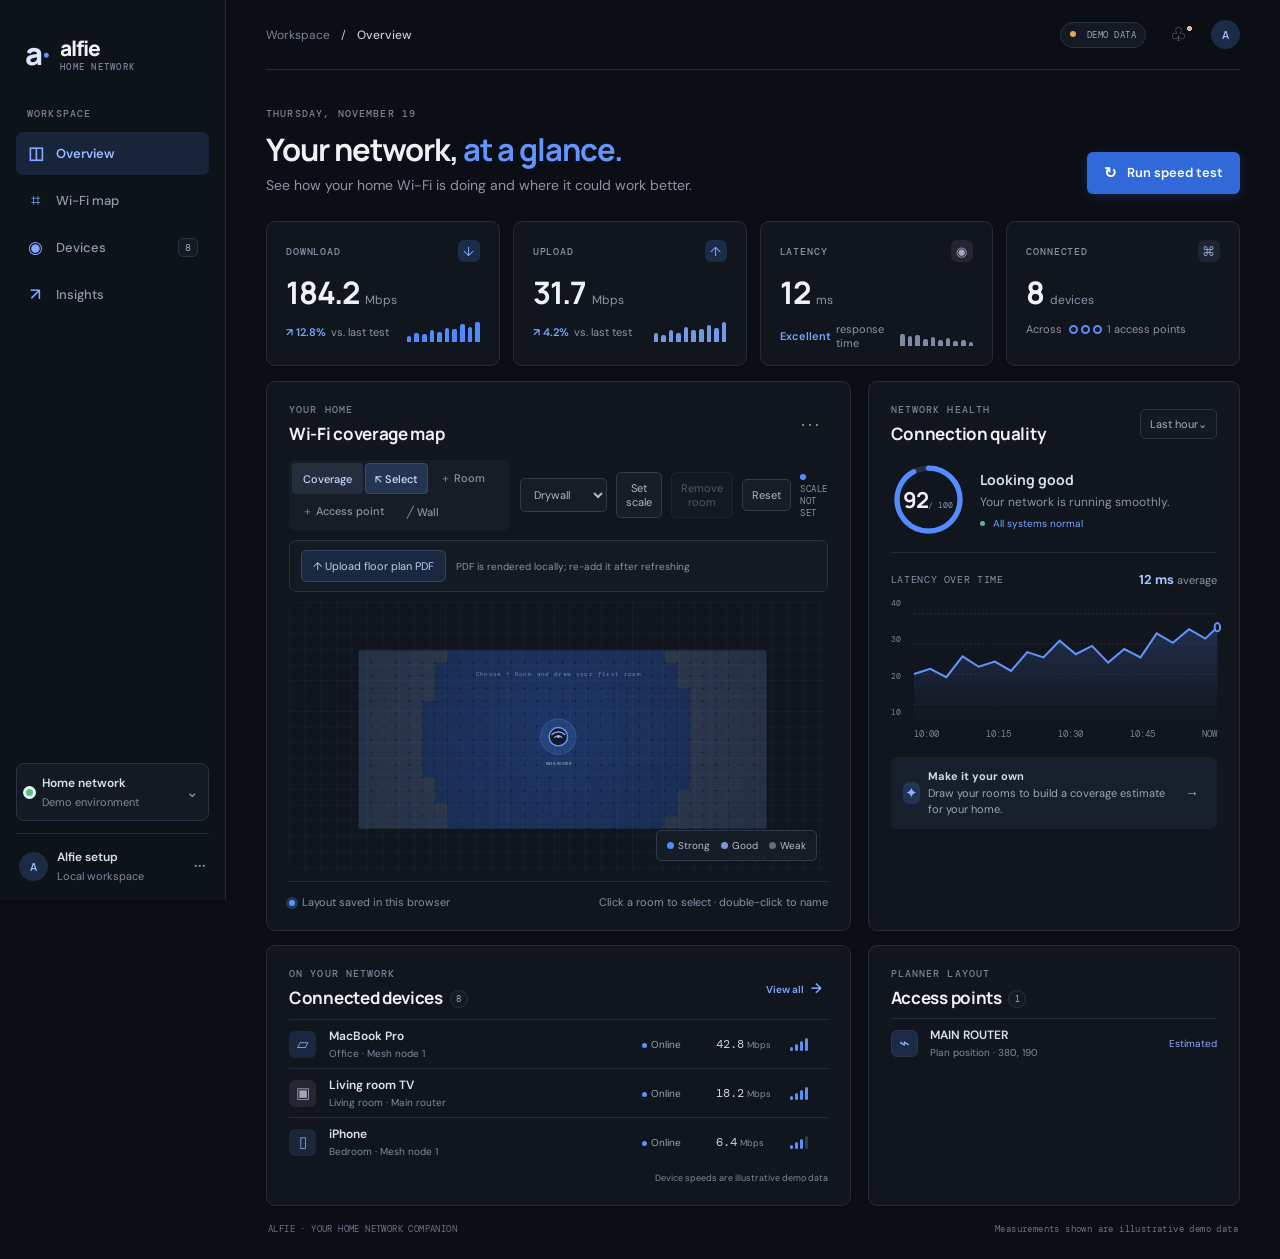
<file: frontend/index.html>
<!doctype html>
<html lang="en">
<head>
  <meta charset="utf-8">
  <meta name="viewport" content="width=device-width, initial-scale=1">
  <meta name="theme-color" content="#101a19">
  <title>Alfie — Home network</title>
  <link rel="preconnect" href="https://fonts.googleapis.com">
  <link rel="preconnect" href="https://fonts.gstatic.com" crossorigin>
  <link href="https://fonts.googleapis.com/css2?family=DM+Mono:wght@400;500&family=DM+Sans:wght@400;500;600;700&family=Manrope:wght@400;500;600;700;800&display=swap" rel="stylesheet">
  <link rel="stylesheet" href="src/styles.css">
  <link rel="stylesheet" href="src/theme.css">
  <link rel="stylesheet" href="src/planner.css">
  <link rel="stylesheet" href="src/readability.css">
</head>
<body>
  <div class="app-shell">
    <aside class="sidebar">
      <a class="brand" href="#"><span class="brand-mark">a<span>·</span></span><span>alfie<span class="brand-caption">HOME NETWORK</span></span></a>
      <div class="side-label">WORKSPACE</div>
      <nav class="nav-list" aria-label="Main navigation">
        <a class="nav-item active" href="#overview"><span class="nav-icon">◫</span>Overview</a>
        <a class="nav-item" href="#map"><span class="nav-icon">⌗</span>Wi-Fi map</a>
        <a class="nav-item" href="#devices"><span class="nav-icon">◉</span>Devices <span class="nav-count">8</span></a>
        <a class="nav-item" href="#insights"><span class="nav-icon">↗</span>Insights</a>
      </nav>
      <div class="sidebar-bottom">
        <div class="connection-card"><span class="connection-dot"></span><div><strong>Home network</strong><small>Demo environment</small></div><span class="chevron">⌄</span></div>
        <div class="profile"><div class="avatar">A</div><div><strong>Alfie setup</strong><small>Local workspace</small></div><span class="more">···</span></div>
      </div>
    </aside>

    <main class="main-content" id="overview">
      <header class="topbar">
        <div class="breadcrumb">Workspace <span>/</span> <strong>Overview</strong></div>
        <div class="top-actions"><span class="demo-pill"><i></i> DEMO DATA</span><button class="icon-button" aria-label="Notifications">♧<b></b></button><div class="avatar small">A</div></div>
      </header>
      <section class="page-heading">
        <div><div class="eyebrow">THURSDAY, NOVEMBER 19</div><h1>Your network, <em>at a glance.</em></h1><p>See how your home Wi-Fi is doing and where it could work better.</p></div>
        <button class="button button-dark" id="run-test"><span>↻</span> Run speed test</button>
      </section>

      <section class="metrics-grid" aria-label="Network measurements">
        <article class="metric-card"><div class="metric-top"><span>DOWNLOAD</span><span class="metric-symbol down">↓</span></div><div class="metric-value"><strong id="download-value">184.2</strong><span>Mbps</span></div><div class="metric-foot"><span class="positive">↗ 12.8%</span><span>vs. last test</span><div class="sparkline teal"><i style="height:32%"></i><i style="height:44%"></i><i style="height:39%"></i><i style="height:61%"></i><i style="height:49%"></i><i style="height:72%"></i><i style="height:65%"></i><i style="height:88%"></i><i style="height:77%"></i><i style="height:100%"></i></div></div></article>
        <article class="metric-card"><div class="metric-top"><span>UPLOAD</span><span class="metric-symbol up">↑</span></div><div class="metric-value"><strong id="upload-value">31.7</strong><span>Mbps</span></div><div class="metric-foot"><span class="positive">↗ 4.2%</span><span>vs. last test</span><div class="sparkline blue"><i style="height:44%"></i><i style="height:33%"></i><i style="height:60%"></i><i style="height:46%"></i><i style="height:75%"></i><i style="height:58%"></i><i style="height:67%"></i><i style="height:83%"></i><i style="height:72%"></i><i style="height:100%"></i></div></div></article>
        <article class="metric-card"><div class="metric-top"><span>LATENCY</span><span class="metric-symbol ping">◉</span></div><div class="metric-value"><strong id="latency-value">12</strong><span>ms</span></div><div class="metric-foot"><span class="positive">Excellent</span><span>response time</span><div class="sparkline orange"><i style="height:60%"></i><i style="height:49%"></i><i style="height:56%"></i><i style="height:35%"></i><i style="height:44%"></i><i style="height:30%"></i><i style="height:38%"></i><i style="height:25%"></i><i style="height:29%"></i><i style="height:18%"></i></div></div></article>
        <article class="metric-card"><div class="metric-top"><span>CONNECTED</span><span class="metric-symbol devices">⌘</span></div><div class="metric-value"><strong>8</strong><span>devices</span></div><div class="metric-foot"><span>Across</span><span class="ap-mini"><i></i><i></i><i></i></span><span id="metric-ap-count">3 access points</span></div></article>
      </section>

      <section class="content-grid">
        <article class="panel map-panel" id="map">
          <div class="panel-heading"><div><div class="panel-kicker">YOUR HOME</div><h2>Wi-Fi coverage map</h2></div><button class="more-button" aria-label="Map options">···</button></div>
          <div class="map-toolbar"><div class="map-tabs"><button class="selected">Coverage</button><button id="tool-select" class="tool-button active-tool" title="Select and move access points">↖ Select</button><button id="tool-room" class="tool-button" title="Draw a room">＋ Room</button><button id="tool-ap" class="tool-button" title="Add an access point">＋ Access point</button><button id="tool-wall" class="tool-button" title="Draw a wall">╱ Wall</button></div><div class="map-toolbar-right"><select id="wall-type" aria-label="Wall material"><option value="drywall">Drywall</option><option value="brick">Brick</option><option value="concrete">Concrete</option></select><button id="tool-scale" class="reset-button" title="Set map scale using a known distance">Set scale</button><button id="remove-room" class="reset-button" title="Remove selected room" disabled>Remove room</button><button id="reset-layout" class="reset-button" title="Reset floor plan">Reset</button><span class="approx-label"><i></i> <span id="scale-status">SCALE NOT SET</span></span></div></div>
          <div class="pdf-toolbar"><button id="upload-pdf" class="pdf-button">↑ Upload floor plan PDF</button><input id="pdf-file" type="file" accept="application/pdf,.pdf" hidden><span id="pdf-name" class="pdf-name">PDF is rendered locally; re-add it after refreshing</span><div class="pdf-controls" id="pdf-controls" hidden><button id="pdf-prev" aria-label="Previous PDF page">‹</button><span id="pdf-page-number">Page 1 / 1</span><button id="pdf-next" aria-label="Next PDF page">›</button><button id="pdf-crop" class="pdf-action">Crop to plan</button><button id="pdf-fit" class="pdf-action">Fit full page</button><button id="detect-pdf-walls" class="pdf-action">Detect walls</button><label for="pdf-opacity">Fade</label><input id="pdf-opacity" type="range" min="20" max="100" value="75" aria-label="PDF opacity"><button id="remove-pdf" class="pdf-remove">Remove PDF</button></div></div>
          <div class="floorplan-wrap"><svg id="floorplan" viewBox="0 0 760 380" role="img" aria-label="Editable home floor plan and estimated Wi-Fi coverage">
            <defs><radialGradient id="glow1"><stop offset="0" stop-color="#3978f6" stop-opacity=".48"/><stop offset=".45" stop-color="#315cb4" stop-opacity=".22"/><stop offset="1" stop-color="#17233b" stop-opacity="0"/></radialGradient><radialGradient id="glow2"><stop offset="0" stop-color="#528cff" stop-opacity=".42"/><stop offset=".48" stop-color="#315cb4" stop-opacity=".2"/><stop offset="1" stop-color="#17233b" stop-opacity="0"/></radialGradient><pattern id="grid" width="22" height="22" patternUnits="userSpaceOnUse"><path d="M 22 0 L 0 0 0 22" fill="none" stroke="#28313f" stroke-width=".7"/></pattern></defs>
            <rect x="0" y="0" width="760" height="380" rx="10" fill="#10151e"/><rect x="0" y="0" width="760" height="380" rx="10" fill="url(#grid)"/>
            <image id="pdf-underlay" x="90" y="60" width="580" height="260" preserveAspectRatio="xMidYMid meet" opacity=".75" pointer-events="none"/>
            <g id="heatmap-layer" pointer-events="none"></g>
            <g id="rooms-layer"></g>
            <g id="user-walls"></g>
            <g id="user-access-points"></g>
            <g id="pdf-crop-overlay" pointer-events="none"></g>
            <g class="map-scale"><text x="624" y="363">USER FLOOR PLAN · NOT TO SCALE</text></g>
          </svg><div class="map-legend"><span><i class="legend-strong"></i>Strong</span><span><i class="legend-good"></i>Good</span><span><i class="legend-weak"></i>Weak</span></div></div>
          <div class="map-footer"><span><i class="live-dot"></i><span id="save-state">Layout saves automatically</span></span><span class="map-instructions" id="map-instructions">Drag access points to reposition them</span></div>
        </article>

        <article class="panel activity-panel" id="insights"><div class="panel-heading"><div><div class="panel-kicker">NETWORK HEALTH</div><h2>Connection quality</h2></div><span class="range-select">Last hour⌄</span></div>
          <div class="health-score"><div class="score-ring"><svg viewBox="0 0 100 100"><circle cx="50" cy="50" r="42"/><circle cx="50" cy="50" r="42" class="score-progress"/></svg><div><strong>92</strong><small>/ 100</small></div></div><div class="score-copy"><strong>Looking good</strong><span>Your network is running smoothly.</span><small><i></i> All systems normal</small></div></div>
          <div class="chart-heading"><span>LATENCY OVER TIME</span><span class="chart-value"><b>12 ms</b> average</span></div>
          <div class="chart-area"><div class="chart-y"><span>40</span><span>30</span><span>20</span><span>10</span></div><svg viewBox="0 0 450 120" preserveAspectRatio="none" aria-label="Latency chart"><defs><linearGradient id="chartFill" x1="0" x2="0" y1="0" y2="1"><stop offset="0" stop-color="#6095ff" stop-opacity=".2"/><stop offset="1" stop-color="#6095ff" stop-opacity="0"/></linearGradient></defs><path class="chart-grid" d="M0 15H450M0 44H450M0 73H450M0 102H450"/><path class="chart-area-fill" d="M0 73L24 68 48 76 72 56 96 66 120 61 144 70 168 52 192 57 216 41 240 54 264 46 288 62 312 49 336 57 360 34 384 43 408 30 432 39 450 28V120H0Z"/><path class="chart-line" d="M0 73L24 68 48 76 72 56 96 66 120 61 144 70 168 52 192 57 216 41 240 54 264 46 288 62 312 49 336 57 360 34 384 43 408 30 432 39 450 28"/><circle cx="450" cy="28" r="4" class="chart-end"/></svg></div><div class="chart-x"><span>10:00</span><span>10:15</span><span>10:30</span><span>10:45</span><span>NOW</span></div>
          <div class="insight-note"><span>✦</span><p><strong>Make it your own</strong>Draw your rooms to build a coverage estimate for your home.</p><button aria-label="Open insight">→</button></div>
        </article>
      </section>

      <section class="bottom-grid">
        <article class="panel devices-panel" id="devices"><div class="panel-heading"><div><div class="panel-kicker">ON YOUR NETWORK</div><h2>Connected devices <span class="heading-count">8</span></h2></div><button class="text-button">View all <span>→</span></button></div><div class="device-list"><div class="device-row"><div class="device-icon laptop-icon">▱</div><div class="device-name"><strong>MacBook Pro</strong><small>Office · Mesh node 1</small></div><span class="device-status"><i></i>Online</span><span class="device-speed"><b>42.8</b><small>Mbps</small></span><span class="signal-bars"><i></i><i></i><i></i><i></i></span></div><div class="device-row"><div class="device-icon tv-icon">▣</div><div class="device-name"><strong>Living room TV</strong><small>Living room · Main router</small></div><span class="device-status"><i></i>Online</span><span class="device-speed"><b>18.2</b><small>Mbps</small></span><span class="signal-bars"><i></i><i></i><i></i><i></i></span></div><div class="device-row"><div class="device-icon phone-icon">▯</div><div class="device-name"><strong>iPhone</strong><small>Bedroom · Mesh node 1</small></div><span class="device-status"><i></i>Online</span><span class="device-speed"><b>6.4</b><small>Mbps</small></span><span class="signal-bars medium"><i></i><i></i><i></i><i></i></span></div></div><div class="device-footnote">Device speeds are illustrative demo data</div></article>
        <article class="panel access-panel"><div class="panel-heading"><div><div class="panel-kicker">PLANNER LAYOUT</div><h2>Access points <span class="heading-count" id="ap-count">3</span></h2></div></div><div class="ap-list" id="ap-list"></div></article>
      </section>
      <footer class="page-footer"><span>ALFIE <i>·</i> YOUR HOME NETWORK COMPANION</span><span>Measurements shown are illustrative demo data</span></footer>
    </main>
  </div>
  <div class="toast" id="toast" role="status" aria-live="polite"></div>
  <script src="src/app.js"></script>
  <script src="src/pdf-underlay.js"></script>
</body>
</html>
</file>
<file: frontend/src/styles.css>
:root{--ink:#17221f;--muted:#818d87;--line:#e9eeea;--paper:#fff;--canvas:#f5f7f4;--green:#67b897;--deep:#15231f;--mint:#e7f4ed;--mono:'DM Mono',monospace;--sans:'DM Sans',sans-serif;--display:'Manrope',sans-serif}*{box-sizing:border-box}body{margin:0;background:#f7f9f7;color:var(--ink);font-family:var(--sans);font-size:13px;-webkit-font-smoothing:antialiased}.app-shell{min-height:100vh}.sidebar{width:226px;position:fixed;inset:0 auto 0 0;background:#fff;border-right:1px solid var(--line);padding:27px 16px 15px;display:flex;flex-direction:column;z-index:2}.brand{height:52px;display:flex;align-items:center;gap:10px;padding:0 9px;text-decoration:none;color:var(--ink);font-family:var(--display);font-size:21px;font-weight:800;letter-spacing:-1px}.brand-mark{font-size:31px;line-height:1;color:#19352a}.brand-mark span{color:#7bc59f}.brand-caption{display:block;font:500 8px var(--mono);letter-spacing:1.25px;color:#9aa59f;margin-top:-1px}.side-label,.panel-kicker,.eyebrow{font:500 9px var(--mono);letter-spacing:1.15px;color:#98a39d}.side-label{padding:28px 11px 12px}.nav-list{display:grid;gap:4px}.nav-item{height:39px;display:flex;align-items:center;gap:12px;padding:0 11px;border-radius:7px;color:#75817b;text-decoration:none;font-weight:500;transition:.16s}.nav-item:hover{background:#f4f7f4;color:var(--ink)}.nav-item.active{background:#edf5ef;color:#235540;font-weight:600}.nav-icon{width:17px;text-align:center;font-size:17px;line-height:1;color:#88968f}.active .nav-icon{color:#33825d}.nav-count{margin-left:auto;font:10px var(--mono);background:#fff;border:1px solid #e6ece7;padding:2px 6px;border-radius:5px;color:#67746d}.sidebar-bottom{margin-top:auto}.connection-card{border:1px solid var(--line);border-radius:8px;padding:11px 9px;display:flex;align-items:center;gap:9px;margin-bottom:12px}.connection-dot,.live-dot,.device-status i,.ap-health i{width:7px;height:7px;background:#61b98e;border-radius:50%;display:inline-block;box-shadow:0 0 0 3px #e7f4ec}.connection-card div,.profile div:nth-child(2){display:grid;gap:4px}.connection-card strong,.profile strong{font-size:11px;font-weight:600}.connection-card small,.profile small{color:#97a19c;font-size:10px}.chevron{margin-left:auto;color:#97a19c}.profile{border-top:1px solid var(--line);padding:15px 3px 2px;display:flex;align-items:center;gap:9px}.avatar{width:29px;height:29px;border-radius:50%;display:grid;place-items:center;background:#e6efe6;color:#3d7657;font:600 11px var(--display)}.avatar.small{width:29px;height:29px}.more{margin-left:auto;font-size:18px;color:#97a19c}.main-content{margin-left:226px;padding:0 40px 24px;max-width:1700px}.topbar{height:65px;border-bottom:1px solid var(--line);display:flex;justify-content:space-between;align-items:center}.breadcrumb{font-size:11px;color:#95a099}.breadcrumb span{padding:0 8px;color:#c1c9c4}.breadcrumb strong{color:#46524c;font-weight:500}.top-actions{display:flex;align-items:center;gap:18px}.demo-pill{border:1px solid #e8eee8;background:#fff;border-radius:20px;padding:6px 9px;font:9px var(--mono);letter-spacing:.5px;color:#8b9690}.demo-pill i{display:inline-block;width:6px;height:6px;border-radius:50%;background:#dda960;margin-right:5px;vertical-align:1px}.icon-button{border:0;background:none;color:#68766e;font-size:19px;position:relative}.icon-button b{position:absolute;right:1px;top:4px;width:5px;height:5px;background:#e59b72;border:1px solid white;border-radius:50%}.page-heading{display:flex;align-items:flex-end;justify-content:space-between;padding:31px 0 23px}.eyebrow{margin-bottom:8px}h1,h2,p{margin:0}h1{font:700 26px var(--display);letter-spacing:-1px;color:#1c2923}h1 em{font-style:normal;color:#67a988} .page-heading p{color:#929d96;margin-top:6px;font-size:12px}.button{height:37px;border:0;border-radius:6px;padding:0 14px;font:600 11px var(--sans);cursor:pointer;transition:transform .15s,background .15s}.button:hover{transform:translateY(-1px)}.button-dark{background:#19392d;color:white;box-shadow:0 3px 7px #1b38211c}.button-dark span{font-size:15px;margin-right:7px;vertical-align:-1px}.metrics-grid{display:grid;grid-template-columns:repeat(4,minmax(0,1fr));gap:13px}.metric-card,.panel{background:#fff;border:1px solid var(--line);border-radius:9px;box-shadow:0 1px 3px #20342905}.metric-card{padding:15px 16px 13px;min-height:119px}.metric-top{display:flex;align-items:center;justify-content:space-between;color:#929d96;font:500 9px var(--mono);letter-spacing:.85px}.metric-symbol{width:22px;height:22px;border-radius:6px;display:grid;place-items:center;font:13px var(--sans)}.metric-symbol.down{background:#e7f5ee;color:#54aa81}.metric-symbol.up{background:#eaf0fb;color:#698cce}.metric-symbol.ping{background:#fff2e7;color:#d89b5e}.metric-symbol.devices{background:#f0eefb;color:#8c7bc2}.metric-value{display:flex;align-items:baseline;gap:6px;margin-top:9px}.metric-value strong{font:700 25px var(--display);letter-spacing:-1px}.metric-value span{font-size:10px;color:#909c95}.metric-foot{display:flex;align-items:center;gap:5px;color:#a0aaa4;font-size:9px;margin-top:9px}.positive{color:#55a77f;font-weight:600}.sparkline{height:20px;margin-left:auto;display:flex;align-items:flex-end;gap:3px;width:73px}.sparkline i{width:5px;border-radius:2px 2px 0 0;background:#8ed2b0}.sparkline.blue i{background:#a9bee7}.sparkline.orange i{background:#f0c493}.ap-mini{display:flex;gap:3px;margin-left:2px}.ap-mini i{width:9px;height:9px;border:2px solid #68b793;border-radius:50%}.content-grid{display:grid;grid-template-columns:minmax(0,1.57fr) minmax(320px,1fr);gap:14px;margin-top:15px}.panel{padding:17px 18px}.map-panel{min-width:0}.panel-heading{display:flex;align-items:center;justify-content:space-between}.panel-kicker{font-size:8px;margin-bottom:5px;letter-spacing:1.1px}h2{font:700 15px var(--display);letter-spacing:-.3px}.more-button{border:0;background:none;color:#8c9991;font-size:18px;letter-spacing:2px}.map-toolbar{display:flex;align-items:center;justify-content:space-between;margin:15px 0 10px}.map-tabs{display:flex;background:#f2f5f2;border-radius:6px;padding:3px}.map-tabs button{border:0;background:transparent;color:#8c9891;border-radius:4px;padding:6px 10px;font:500 9px var(--sans);cursor:pointer}.map-tabs button.selected{background:white;color:#385a48;box-shadow:0 1px 3px #24332b16}.approx-label{color:#a2aca6;font:8px var(--mono);letter-spacing:.5px}.approx-label i{display:inline-block;background:#a4d7b2;width:6px;height:6px;border-radius:50%;margin-right:5px}.floorplan-wrap{position:relative}.floorplan-wrap svg{width:100%;height:auto;display:block;border-radius:9px}.room-lines{fill:none;stroke:#66766d;stroke-width:5;stroke-linecap:square;stroke-linejoin:round}.room-lines .room-dash{stroke:#bac4bd;stroke-width:1;stroke-dasharray:3 5}.room-labels{fill:#a0aaa3;font:7px var(--mono);letter-spacing:1px}.wall-hints{stroke:#f7f8f3;stroke-width:7;stroke-linecap:round}.ap-range{fill:#7dc4a0;fill-opacity:.16;stroke:#72bc96;stroke-width:1;stroke-opacity:.42}.ap-core{fill:#fff;stroke:#439b71;stroke-width:2}.ap-marker.secondary .ap-core{stroke:#639c82}.wifi-icon{fill:none;stroke:#34835f;stroke-width:1.8;stroke-linecap:round}.wifi-dot{fill:#34835f}.ap-marker text{fill:#557368;font:6px var(--mono);letter-spacing:.45px}.device-dot circle{fill:#e4a65e;stroke:#fff;stroke-width:2}.device-dot text{fill:#78867e;font:6px var(--mono);letter-spacing:.3px}.map-scale rect{fill:#69786f}.map-scale text{fill:#89968f;font:6px var(--mono);letter-spacing:.5px}.map-legend{position:absolute;right:11px;bottom:10px;background:#ffffffdf;border:1px solid #edf0eb;border-radius:5px;padding:6px 8px;display:flex;gap:9px;color:#77847c;font-size:8px}.map-legend i{width:7px;height:7px;display:inline-block;border-radius:50%;margin-right:4px}.legend-strong{background:#69ba8c}.legend-good{background:#a9d5a6}.legend-weak{background:#e8c37e}.map-footer{display:flex;align-items:center;justify-content:space-between;border-top:1px solid #f0f2ef;margin-top:10px;padding-top:11px;color:#9aa49e;font-size:9px}.map-footer .live-dot{width:6px;height:6px;margin-right:7px}.map-footer button,.text-button{border:0;background:transparent;color:#397557;font:600 10px var(--sans);cursor:pointer}.map-footer button span,.text-button span{font-size:14px;margin-left:5px}.activity-panel{min-width:0}.range-select{font-size:9px;color:#8e9992;border:1px solid var(--line);border-radius:5px;padding:6px 8px}.health-score{display:flex;align-items:center;gap:14px;border-bottom:1px solid #f0f2ef;padding:17px 0 15px}.score-ring{width:75px;height:75px;position:relative;display:grid;place-items:center}.score-ring svg{position:absolute;inset:0;transform:rotate(-90deg)}.score-ring circle{fill:none;stroke:#edf2ee;stroke-width:7}.score-ring .score-progress{stroke:#67b891;stroke-dasharray:264;stroke-dashoffset:21;stroke-linecap:round}.score-ring div{display:flex;align-items:baseline}.score-ring strong{font:700 22px var(--display);letter-spacing:-1px}.score-ring small{font:8px var(--mono);color:#9ca7a0}.score-copy{display:grid;gap:5px}.score-copy strong{font:700 12px var(--display)}.score-copy>span{font-size:10px;color:#929d96}.score-copy small{font-size:9px;color:#56a47c;margin-top:2px}.score-copy small i{width:5px;height:5px;border-radius:50%;background:#63b58b;display:inline-block;margin-right:5px;vertical-align:1px}.chart-heading{display:flex;align-items:center;justify-content:space-between;margin:15px 0 10px}.chart-heading>span:first-child{font:9px var(--mono);letter-spacing:.65px;color:#8e9a92}.chart-value{font-size:9px;color:#9da7a1}.chart-value b{font-size:11px;color:#416c57}.chart-area{height:108px;display:flex;position:relative;padding-left:23px}.chart-y{position:absolute;inset:0 auto 0 0;display:flex;flex-direction:column;justify-content:space-between;color:#aab3ad;font:8px var(--mono);padding:0 0 6px}.chart-area svg{width:100%;height:100%;overflow:visible}.chart-grid{fill:none;stroke:#edf1ed;stroke-width:1;stroke-dasharray:2 4}.chart-area-fill{fill:url(#chartFill)}.chart-line{fill:none;stroke:#61b592;stroke-width:2;vector-effect:non-scaling-stroke}.chart-end{fill:#fff;stroke:#61b592;stroke-width:2;vector-effect:non-scaling-stroke}.chart-x{display:flex;justify-content:space-between;padding:5px 0 0 23px;color:#aab3ad;font:7px var(--mono)}.insight-note{display:flex;align-items:center;gap:8px;background:#f4f8f3;border-radius:6px;padding:9px 10px;margin-top:14px}.insight-note>span{width:22px;height:22px;border-radius:6px;display:grid;place-items:center;background:#e3f0e5;color:#59a47c}.insight-note p{font-size:9px;color:#8c9991;line-height:1.5}.insight-note p strong{display:block;color:#47604f;font-size:9px}.insight-note button{margin-left:auto;border:0;background:none;color:#76907d;font-size:14px}.bottom-grid{display:grid;grid-template-columns:minmax(0,1.57fr) minmax(320px,1fr);gap:14px;margin-top:14px}.heading-count{display:inline-grid;place-items:center;vertical-align:2px;margin-left:4px;width:18px;height:18px;border:1px solid #e9eeea;border-radius:50%;color:#7e8c83;font:9px var(--mono)}.device-list{margin-top:10px}.device-row{display:grid;grid-template-columns:31px minmax(110px,1fr) 65px 65px 38px;align-items:center;gap:9px;min-height:42px;border-top:1px solid #f0f2ef}.device-icon{width:27px;height:27px;border-radius:6px;display:grid;place-items:center;font-size:15px}.laptop-icon{background:#eef2f9;color:#7188b3}.tv-icon{background:#f3f0eb;color:#a98d64}.phone-icon{background:#eef4ed;color:#71a07b}.device-name{display:grid;gap:3px;min-width:0}.device-name strong,.ap-row strong{font-size:10px;font-weight:600}.device-name small,.ap-row small{font-size:8px;color:#9aa49e}.device-status{font-size:8px;color:#7c8a81}.device-status i{width:5px;height:5px;box-shadow:none;margin-right:4px}.device-speed{display:flex;align-items:baseline;gap:3px}.device-speed b{font:10px var(--mono);color:#5b6a61}.device-speed small{font-size:8px;color:#9aa49e}.signal-bars{display:flex;align-items:flex-end;gap:2px;height:13px}.signal-bars i{width:3px;border-radius:2px;background:#7bc29c}.signal-bars i:nth-child(1){height:4px}.signal-bars i:nth-child(2){height:7px}.signal-bars i:nth-child(3){height:10px}.signal-bars i:nth-child(4){height:13px}.signal-bars.medium i:nth-child(4){background:#e9eeea}.device-footnote{text-align:right;color:#a1aaa4;font-size:8px;padding-top:6px}.ap-list{margin-top:9px}.ap-row{display:grid;grid-template-columns:30px 1fr auto;align-items:center;gap:9px;min-height:42px;border-top:1px solid #f0f2ef}.ap-symbol{width:27px;height:27px;border:1px solid #e8efea;border-radius:6px;display:grid;place-items:center;font-size:18px;color:#7da78b}.ap-symbol.main-ap{background:#eef6ef;color:#55916b}.ap-row>div:nth-child(2){display:grid;gap:3px}.ap-health{font-size:8px;color:#66a17c}.ap-health i{width:5px;height:5px;box-shadow:none;margin-right:4px}.ap-health.warning{color:#bb975c}.ap-health.warning i{background:#d6aa63}.page-footer{display:flex;justify-content:space-between;padding:17px 2px 0;color:#abb4ae;font:8px var(--mono);letter-spacing:.4px}.page-footer i{font-style:normal;color:#74b28c}.toast{position:fixed;bottom:24px;left:50%;transform:translate(-50%,12px);opacity:0;pointer-events:none;background:#1c3028;color:#fff;padding:11px 15px;border-radius:7px;font-size:11px;box-shadow:0 8px 25px #13231d30;transition:.2s;z-index:5}.toast.visible{opacity:1;transform:translate(-50%,0)}@media(min-width:1500px){.main-content{padding-left:52px;padding-right:52px}.metric-card{min-height:128px;padding:17px 19px}.content-grid,.bottom-grid{gap:17px}.panel{padding:20px 21px}}@media(max-width:1100px){.sidebar{width:190px}.main-content{margin-left:190px;padding:0 23px 22px}.content-grid,.bottom-grid{grid-template-columns:1fr}.activity-panel{min-height:365px}.floorplan-wrap svg{max-height:390px}.bottom-grid .panel{min-height:180px}}@media(max-width:720px){.sidebar{width:57px;padding:20px 8px}.brand{padding:0;justify-content:center}.brand>span:last-child,.side-label,.nav-item:not(.active),.nav-item.active{font-size:0}.brand-mark{font-size:28px}.nav-list{margin-top:24px}.nav-item{justify-content:center;padding:0}.nav-icon{font-size:17px}.nav-count,.sidebar-bottom .connection-card,.profile div:nth-child(2),.more{display:none}.profile{justify-content:center}.main-content{margin-left:57px;padding:0 13px 18px}.topbar{height:54px}.breadcrumb{font-size:10px}.top-actions{gap:9px}.demo-pill{font-size:8px;padding:5px 7px}.page-heading{padding:25px 0 18px;align-items:flex-start;gap:12px}.page-heading h1{font-size:21px}.page-heading p{font-size:10px;max-width:255px;line-height:1.5}.button-dark{font-size:0;padding:0 11px;flex:none}.button-dark span{font-size:16px;margin:0}.metrics-grid{grid-template-columns:repeat(2,minmax(0,1fr));gap:8px}.metric-card{padding:12px;min-height:110px}.metric-value strong{font-size:23px}.content-grid,.bottom-grid{gap:9px;margin-top:10px}.panel{padding:14px 12px}.map-tabs button{padding:6px 7px;font-size:8px}.approx-label{font-size:7px}.floorplan-wrap{overflow:auto}.floorplan-wrap svg{min-width:510px}.map-legend{position:sticky;float:right;margin-top:-36px;margin-right:6px}.activity-panel{min-height:0}.device-row{grid-template-columns:28px minmax(80px,1fr) 54px 38px;gap:6px}.device-status{display:none}.device-speed{justify-content:end}.signal-bars{justify-content:end}.device-name small{font-size:7px}.page-footer{font-size:7px;gap:10px}.page-footer span:last-child{text-align:right}}@media(prefers-reduced-motion:reduce){*,*::before,*::after{scroll-behavior:auto!important;transition:none!important}}
</file>
<file: frontend/src/theme.css>
:root {
  color-scheme: dark;
  --ink: #e7ebf3;
  --muted: #8993a4;
  --line: #252c39;
  --paper: #11151e;
  --canvas: #0b0e14;
  --green: #4d8bff;
  --deep: #080a0f;
  --mint: #18243a;
}

body { background: #0b0e14; color: #e7ebf3; }
.sidebar, .panel, .metric-card { background: #11151e; border-color: #252c39; box-shadow: 0 1px 3px #0004; }
.sidebar { background: #0e1219; }
.brand, h1, h2, .metric-value strong, .score-ring strong { color: #edf1f8; }
.brand-mark { color: #dce6ff; }
.brand-mark span, h1 em { color: #6395ff; }
.brand-caption, .side-label, .panel-kicker, .eyebrow { color: #788395; }
.nav-item { color: #929cad; }
.nav-item:hover, .nav-item.active { background: #18243a; color: #9bbaff; }
.nav-icon, .active .nav-icon { color: #80a9ff; }
.nav-count, .connection-card, .range-select, .heading-count { background: #141a24; border-color: #2a3342; color: #a3afc1; }
.connection-card strong, .profile strong, .device-name strong, .ap-row strong { color: #dbe2ed; }
.connection-card small, .profile small, .device-name small, .ap-row small { color: #7f8b9d; }
.profile { border-color: #252c39; }
.avatar { background: #1b2a45; color: #a9c3ff; }
.main-content { color: #d9e0eb; }
.topbar { border-color: #252c39; }
.breadcrumb { color: #788395; }
.breadcrumb strong { color: #c2cad7; }
.demo-pill { background: #141a24; border-color: #293242; color: #9aa6b8; }
.page-heading p, .metric-value span, .metric-foot, .chart-value, .score-copy > span { color: #8a95a7; }
.button-dark { background: #3169d8; color: #fff; box-shadow: 0 3px 12px #2457bf44; }
.metric-top, .chart-heading > span:first-child { color: #8792a4; }
.metric-symbol.down { background: #1a2c48; color: #79a5ff; }
.metric-symbol.up { background: #1a2c48; color: #79a5ff; }
.metric-symbol.ping { background: #252433; color: #a5a9c2; }
.metric-symbol.devices { background: #1d2432; color: #95a8cc; }
.positive, .score-copy small { color: #78a6ff; }
.sparkline i { background: #4d8bff; }
.sparkline.blue i { background: #7398e8; }
.sparkline.orange i { background: #7e8aa2; }
.ap-mini i { border-color: #5a8df0; }
.map-tabs { background: #171d27; }
.map-tabs button { color: #8995a7; }
.map-tabs button.selected { background: #252e3d; color: #c5d5ff; box-shadow: none; }
.approx-label { color: #8a96a8; }
.approx-label i { background: #548cff; }
.room-lines { stroke: #9aa6b7; }
.room-lines .room-dash { stroke: #566275; }
.room-labels, .map-scale text { fill: #8b97aa; }
.wall-hints { stroke: #10151e; }
.ap-range { fill: #5388ed; stroke: #6a9bff; }
.ap-core { fill: #111a2a; stroke: #6596ff; }
.ap-marker.secondary .ap-core { stroke: #7395d5; }
.wifi-icon { stroke: #9bbaff; }
.wifi-dot { fill: #9bbaff; }
.ap-marker text, .device-dot text { fill: #aab6c8; }
.device-dot circle { fill: #88a2d4; }
.map-scale rect { fill: #8c9bb1; }
.map-legend { background: #171d27e8; border-color: #303a4a; color: #b2bdcc; }
.legend-strong { background: #4d8bff; }
.legend-good { background: #7799d6; }
.legend-weak { background: #626d80; }
.map-footer { border-color: #252c39; color: #8692a4; }
.map-footer .live-dot { background: #5b93ff; box-shadow: 0 0 0 3px #23375c; }
.map-footer button, .text-button { color: #83aaff; }
.health-score, .device-row, .ap-row { border-color: #252c39; }
.score-ring circle { stroke: #26303e; }
.score-ring .score-progress { stroke: #548cff; }
.score-ring small { color: #8793a5; }
.chart-grid { stroke: #293241; }
.chart-area-fill { fill: url(#chartFill); }
.chart-line { stroke: #6095ff; }
.chart-end { stroke: #6095ff; fill: #11151e; }
.chart-value b { color: #a9c3ff; }
.chart-x, .chart-y { color: #768296; }
.insight-note { background: #171f2c; }
.insight-note > span { background: #223453; color: #8eb0ff; }
.insight-note p { color: #9aa6b7; }
.insight-note p strong { color: #d0d9e8; }
.insight-note button { color: #91b1f7; }
.device-icon.laptop-icon { background: #1a2740; color: #8eaeef; }
.device-icon.tv-icon { background: #242733; color: #a0a8b8; }
.device-icon.phone-icon { background: #1b2638; color: #85a4df; }
.device-status { color: #9ba7b7; }
.device-status i, .ap-health i { background: #5792ff; }
.device-speed b { color: #c8d2e1; }
.device-speed small, .device-footnote { color: #7f8b9d; }
.signal-bars i { background: #5b91f2; }
.signal-bars.medium i:nth-child(4) { background: #323b4a; }
.ap-symbol { border-color: #2b3545; color: #91aee7; }
.ap-symbol.main-ap { background: #1b2b45; color: #8aafff; }
.ap-health { color: #87aefb; }
.ap-health.warning { color: #a6afbd; }
.ap-health.warning i { background: #8793a5; }
.page-footer { color: #687487; }
.page-footer i { color: #6c9dff; }
.toast { background: #dce7fa; color: #101827; }
@media (max-width: 720px) {
  .map-legend { background: #171d27e8; border-color: #303a4a; }
}
</file>
<file: frontend/src/planner.css>
.map-toolbar { gap: 10px; align-items: center; }
.map-tabs { gap: 2px; flex-wrap: wrap; }
.map-tabs button.tool-button { padding: 6px 8px; color: #8995a7; border: 1px solid transparent; }
.map-tabs button.tool-button.active-tool { color: #d6e2ff; background: #243552; border-color: #344d77; }
.map-toolbar-right { display: flex; align-items: center; justify-content: flex-end; gap: 9px; }
.map-toolbar-right select, .reset-button { border: 1px solid #303a4a; border-radius: 5px; padding: 6px 7px; background: #171d27; color: #aeb9c9; font: 9px var(--sans); }
.reset-button { cursor: pointer; }
.reset-button:hover { border-color: #537fcf; color: #d1deff; }
.reset-button:disabled { opacity: .4; cursor: default; }
.floorplan-wrap svg { touch-action: none; }
.ap-marker { cursor: grab; }
.ap-marker:active { cursor: grabbing; }
#floorplan.adding-ap { cursor: crosshair; }
#floorplan.drawing-wall { cursor: crosshair; }
.map-instructions { color: #8794a8; }
.save-error { color: #d49595; }
.room-shape { cursor: pointer; }
.room-shape rect { fill: #152033; fill-opacity: .28; stroke: #8198bd; stroke-width: 2; }
.room-shape.selected-room rect { stroke: #76a3ff; stroke-width: 3; }
.room-shape text { fill: #b8c5db; font: 8px var(--mono); letter-spacing: .7px; pointer-events: none; }
.room-preview { fill: #548cff; fill-opacity: .15; stroke: #9abaff; stroke-width: 2; stroke-dasharray: 6 4; pointer-events: none; }
.empty-map-hint { fill: #78879c; font: 9px var(--mono); letter-spacing: .5px; pointer-events: none; }
@media (max-width: 720px) {
  .map-toolbar { align-items: flex-start; flex-wrap: wrap; }
  .map-toolbar-right { width: 100%; justify-content: space-between; }
  .map-tabs button.tool-button { padding: 6px; font-size: 8px; }
  .map-instructions { display: none; }
}
</file>
<file: frontend/src/readability.css>
body { font-size: 15px; }
.side-label, .panel-kicker, .eyebrow { font-size: 10px; }
.nav-item { font-size: 13px; height: 43px; }
.brand-caption { font-size: 9px; }
.connection-card strong, .profile strong { font-size: 12px; }
.connection-card small, .profile small { font-size: 11px; }
.topbar { height: 70px; }
.breadcrumb { font-size: 12px; }
.page-heading { padding-top: 37px; padding-bottom: 27px; }
h1 { font-size: 31px; }
.page-heading p { font-size: 14px; }
.button { height: 42px; padding-left: 17px; padding-right: 17px; font-size: 13px; }
.metric-card { min-height: 137px; padding: 18px 19px 15px; }
.metric-top { font-size: 10px; }
.metric-value strong { font-size: 31px; }
.metric-value span { font-size: 12px; }
.metric-foot { font-size: 11px; }
.content-grid, .bottom-grid { gap: 17px; }
.panel { padding: 21px 22px; }
.panel-kicker { margin-bottom: 6px; }
h2 { font-size: 17px; }
.map-tabs button { padding: 7px 11px; font-size: 11px; }
.map-tabs button.tool-button { padding: 7px 9px; }
.map-toolbar-right select, .reset-button { padding: 8px 9px; font-size: 11px; }
.approx-label { font-size: 9px; }
.map-legend { padding: 8px 10px; gap: 11px; font-size: 10px; }
.map-footer { font-size: 11px; padding-top: 13px; }
.range-select { font-size: 11px; padding: 7px 9px; }
.score-copy strong { font-size: 14px; }
.score-copy > span { font-size: 12px; }
.score-copy small { font-size: 10px; }
.chart-heading { margin-top: 18px; }
.chart-heading > span:first-child { font-size: 10px; }
.chart-value { font-size: 11px; }
.chart-value b { font-size: 13px; }
.chart-area { height: 125px; }
.chart-x { font-size: 9px; }
.insight-note { padding: 11px 12px; margin-top: 17px; }
.insight-note p, .insight-note p strong { font-size: 11px; }
.device-row, .ap-row { min-height: 49px; }
.device-name strong, .ap-row strong { font-size: 12px; }
.device-name small, .ap-row small { font-size: 10px; }
.device-status, .ap-health { font-size: 10px; }
.device-speed b { font-size: 12px; }
.device-speed small, .device-footnote { font-size: 9px; }
.page-footer { font-size: 9px; }
.pdf-toolbar { display: flex; align-items: center; flex-wrap: wrap; gap: 10px; margin: 10px 0; padding: 9px 11px; border: 1px solid #293242; border-radius: 7px; background: #141a24; }
.pdf-button, .pdf-remove, .pdf-controls button { border: 1px solid #35445e; border-radius: 5px; background: #1b2940; color: #bbceef; font: 11px var(--sans); cursor: pointer; }
.pdf-button { padding: 8px 11px; }
.pdf-action { padding: 5px 8px !important; width: auto !important; font-size: 10px !important; }
.setting-scale { cursor: crosshair; }
.cropping-pdf { cursor: crosshair; }
.pdf-crop-selection { fill: #548cff; fill-opacity: .2; stroke: #a9c3ff; stroke-width: 2; stroke-dasharray: 7 4; }
.pdf-controls #pdf-crop.active-tool { border-color: #6794ee; color: #e0eaff; background: #223453; }
.pdf-button:hover, .pdf-remove:hover, .pdf-controls button:hover:not(:disabled) { border-color: #6794ee; color: #e0eaff; }
.pdf-name { flex: 1; min-width: 165px; overflow: hidden; color: #8694aa; font-size: 10px; text-overflow: ellipsis; white-space: nowrap; }
.pdf-controls { display: flex; align-items: center; gap: 7px; color: #a6b2c5; font-size: 10px; }
.pdf-controls[hidden] { display: none !important; }
.pdf-controls button { width: 27px; height: 27px; padding: 0; font-size: 16px; }
.pdf-controls button:disabled { opacity: .4; cursor: default; }
.pdf-controls label { color: #8794a8; }
.pdf-controls input[type="range"] { width: 75px; accent-color: #6095ff; }
.pdf-remove { padding: 6px 8px; background: #171d27; }
.map-toolbar-right #tool-scale.active-tool { border-color: #6794ee; color: #e0eaff; background: #223453; }
@media (max-width: 1100px) {
  .panel { padding: 19px; }
  .metric-card { padding: 16px; }
}
@media (max-width: 720px) {
  body { font-size: 14px; }
  .topbar { height: 59px; }
  .page-heading { padding-top: 26px; padding-bottom: 19px; }
  h1 { font-size: 23px; }
  .page-heading p { font-size: 12px; }
  .metric-card { min-height: 122px; padding: 13px; }
  .metric-top { font-size: 9px; }
  .metric-value strong { font-size: 26px; }
  .metric-value span, .metric-foot { font-size: 10px; }
  .panel { padding: 15px 13px; }
  h2 { font-size: 16px; }
  .pdf-toolbar { gap: 7px; }
  .pdf-name { order: 2; flex-basis: 100%; }
  .pdf-controls { flex-wrap: wrap; }
  .pdf-controls input[type="range"] { width: 55px; }
  .map-toolbar-right { gap: 6px; }
}
</file>
